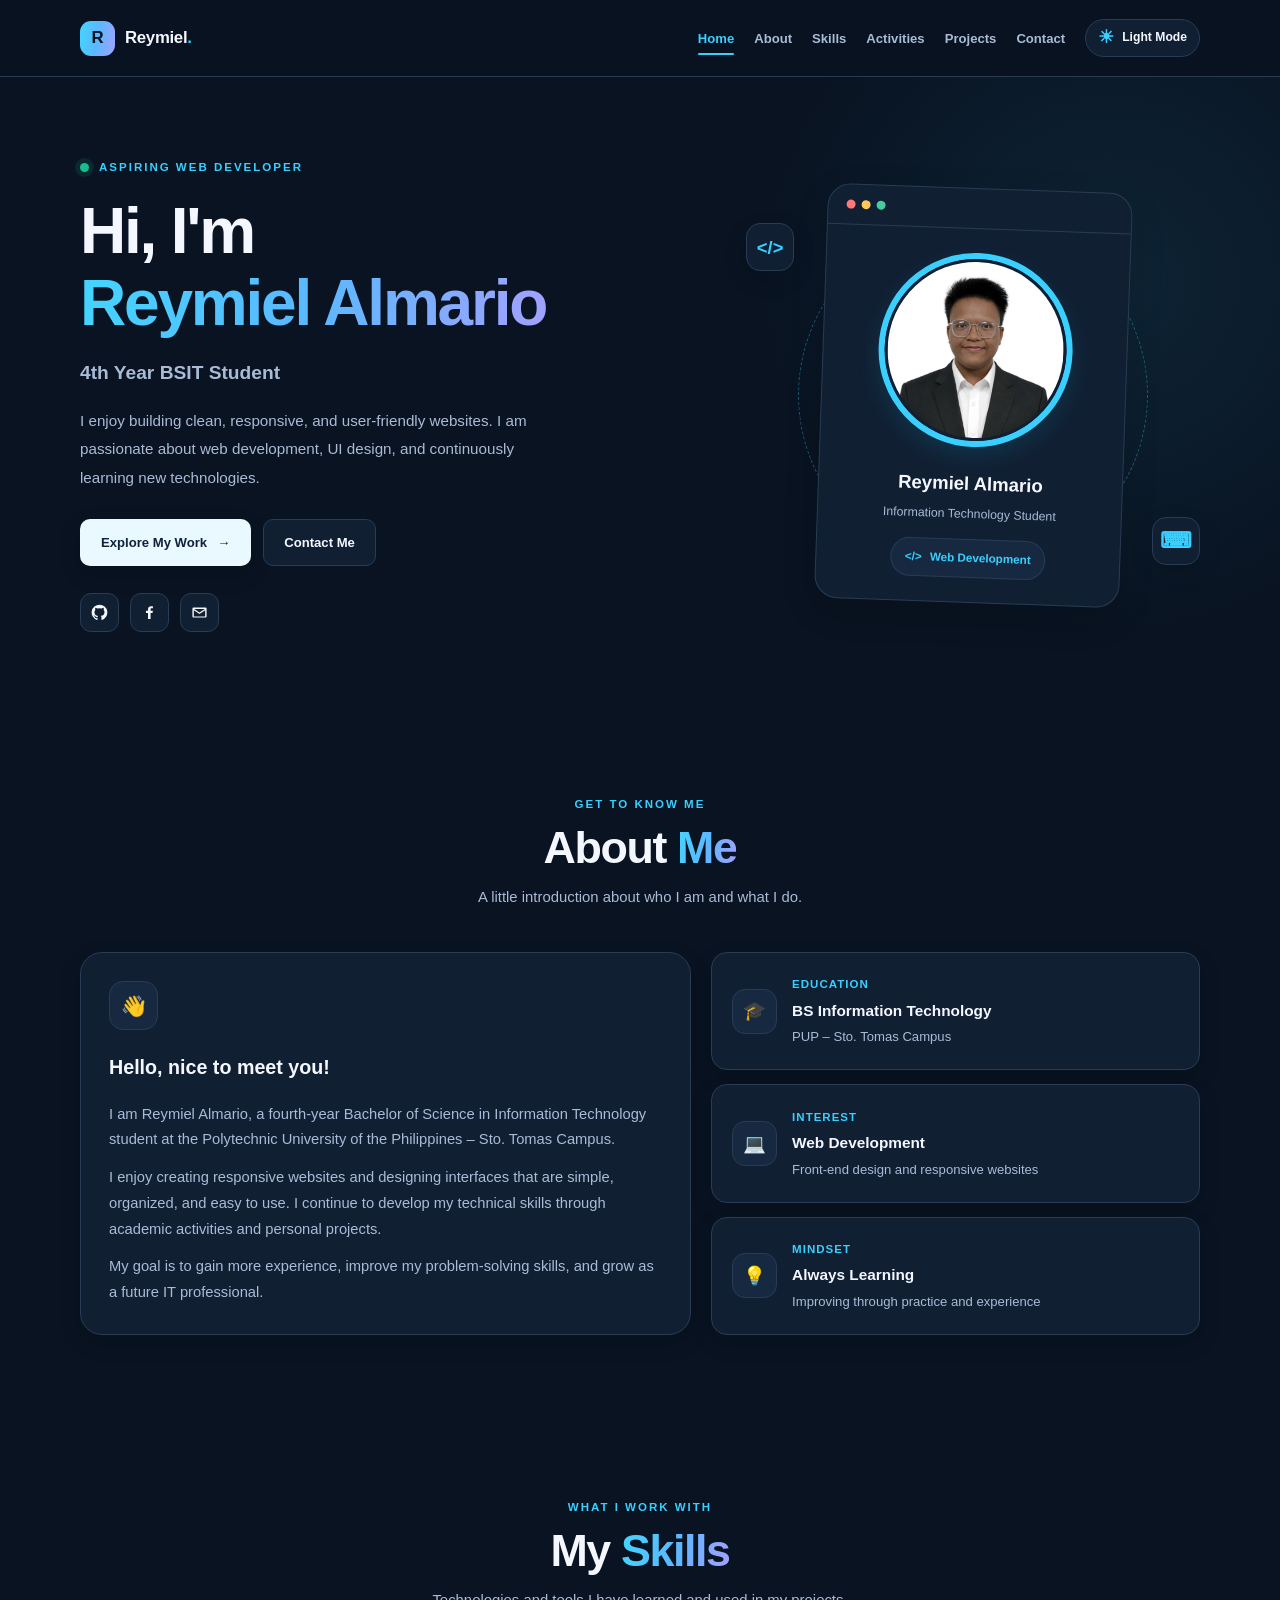
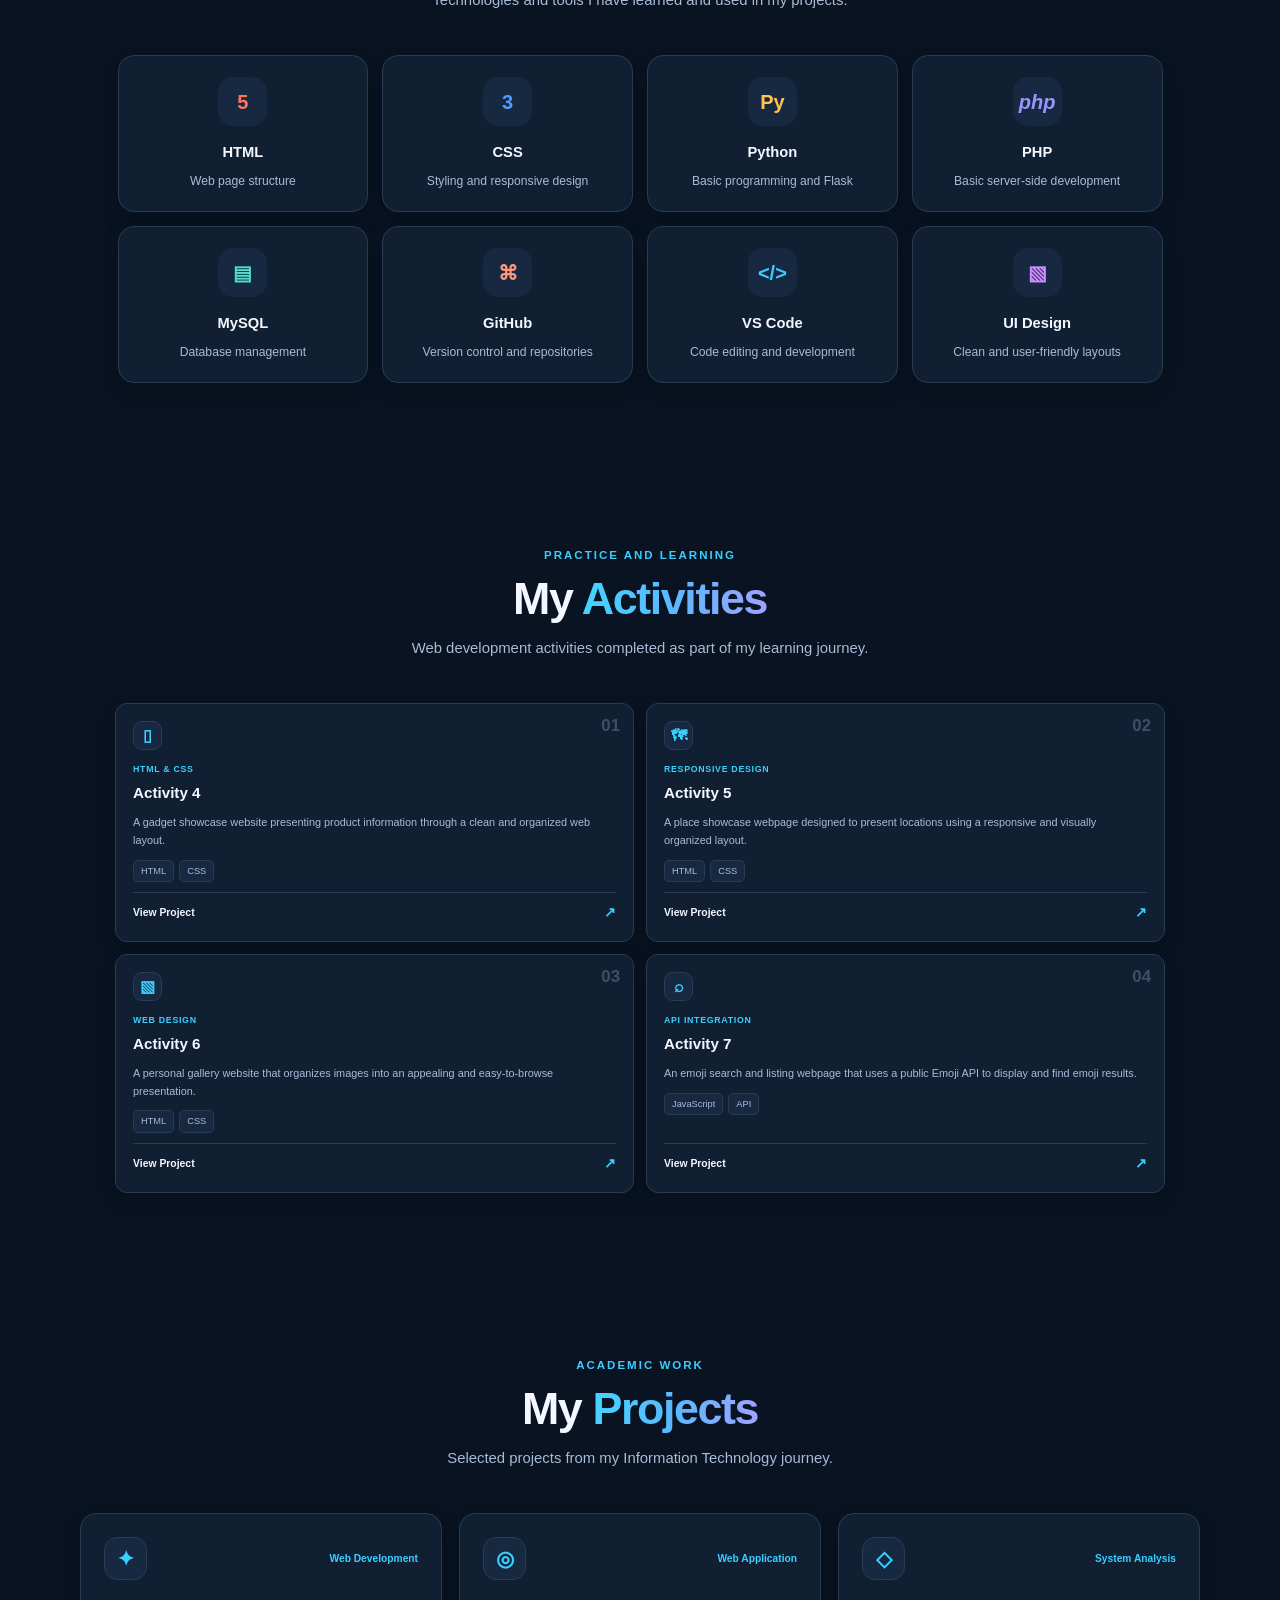
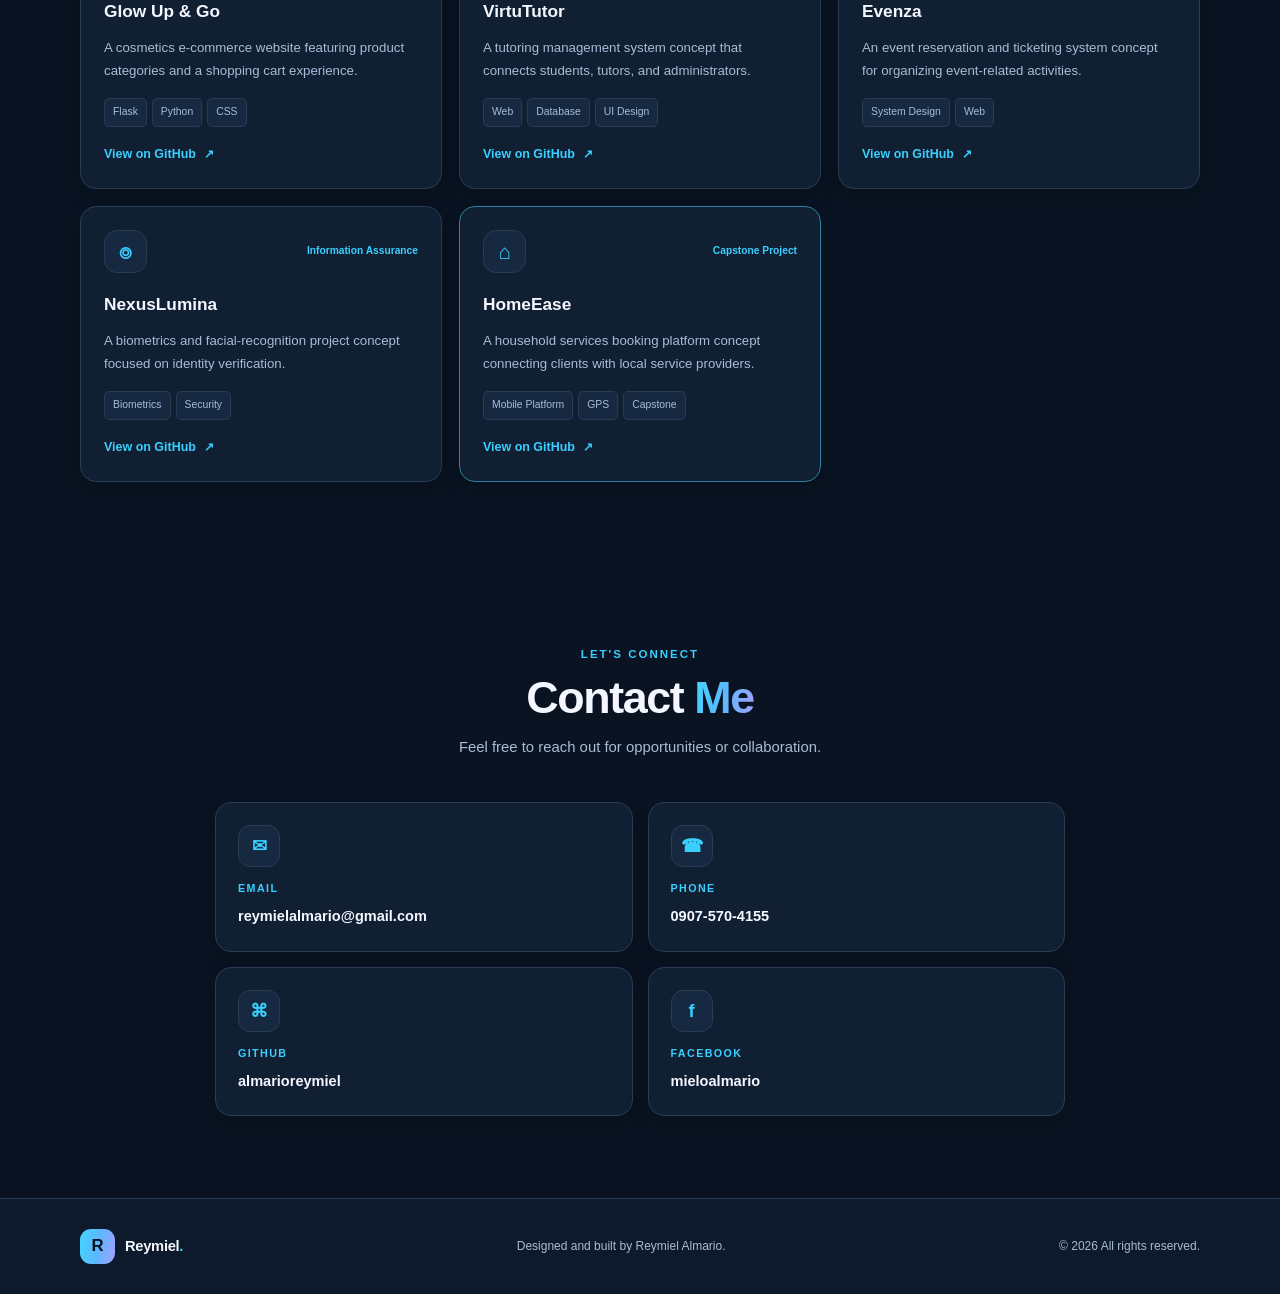
<file: index.html>
<!DOCTYPE html>
<html lang="en" data-theme="dark">

<head>
    <meta charset="UTF-8">
    <meta name="viewport" content="width=device-width, initial-scale=1.0">
    <meta name="color-scheme" content="light dark">
    <meta name="theme-color" content="#091321">
    <title>Reymiel Almario | IT Portfolio</title>
    <meta name="description"
        content="Reymiel Almario's portfolio featuring web development skills, activities, and academic projects.">
    <link rel="stylesheet" href="style.css">

    <script>
        (() => {
            let savedTheme = null;

            try {
                savedTheme = localStorage.getItem("portfolio-theme");
            } catch (error) { }

            const initialTheme =
                savedTheme === "light" || savedTheme === "dark"
                    ? savedTheme
                    : "dark";

            document.documentElement.dataset.theme = initialTheme;
        })();
    </script>
</head>

<body>
    <!-- Navigation -->
    <header class="site-header">
        <nav class="navbar container" aria-label="Main navigation">
            <a class="brand" href="#home">
                <span class="brand-mark">R</span>
                <span>Reymiel<span class="brand-accent">.</span></span>
            </a>

            <button class="menu-toggle" id="menuToggle" type="button" aria-label="Open navigation menu"
                aria-expanded="false" aria-controls="navLinks">
                <span></span>
                <span></span>
                <span></span>
            </button>

            <div class="nav-links" id="navLinks">
                <a class="nav-link active" href="#home">Home</a>
                <a class="nav-link" href="#about">About</a>
                <a class="nav-link" href="#skills">Skills</a>
                <a class="nav-link" href="#activities">Activities</a>
                <a class="nav-link" href="#projects">Projects</a>
                <a class="nav-link" href="#contact">Contact</a>

                <button class="theme-toggle" id="themeToggle" type="button" aria-label="Switch to light mode"
                    title="Switch theme">
                    <span class="theme-icon" id="themeIcon" aria-hidden="true">☀</span>
                    <span class="theme-label" id="themeLabel">Light Mode</span>
                </button>
            </div>
        </nav>
    </header>

    <main>
        <!-- HOME -->
        <section class="hero section" id="home">
            <div class="container hero-layout">
                <div class="hero-content">
                    <p class="eyebrow hero-eyebrow">
                        <span class="status-dot"></span>
                        ASPIRING WEB DEVELOPER
                    </p>

                    <h1>
                        Hi, I'm
                        <span class="gradient-text">Reymiel Almario</span>
                    </h1>

                    <h2>4th Year BSIT Student</h2>

                    <p class="hero-description">
                        I enjoy building clean, responsive, and user-friendly
                        websites. I am passionate about web development, UI
                        design, and continuously learning new technologies.
                    </p>

                    <div class="hero-actions">
                        <a class="button button-primary" href="#projects">
                            Explore My Work <span aria-hidden="true">→</span>
                        </a>
                        <a class="button button-outline" href="#contact">
                            Contact Me
                        </a>
                    </div>

                    <div class="social-links">
                        <a href="https://github.com/almarioreymiel" target="_blank" rel="noopener noreferrer"
                            aria-label="GitHub" title="GitHub">
                            <svg viewBox="0 0 24 24" aria-hidden="true">
                                <path fill="currentColor"
                                    d="M12 .9a11.1 11.1 0 0 0-3.51 21.63c.55.1.76-.24.76-.54v-2.1c-3.1.68-3.76-1.32-3.76-1.32-.5-1.3-1.23-1.65-1.23-1.65-1.01-.7.08-.69.08-.69 1.12.08 1.7 1.15 1.7 1.15.99 1.7 2.6 1.21 3.23.92.1-.72.39-1.21.7-1.49-2.47-.28-5.07-1.24-5.07-5.5 0-1.22.44-2.21 1.15-2.99-.12-.28-.5-1.42.11-2.95 0 0 .94-.3 3.05 1.14a10.6 10.6 0 0 1 5.55 0c2.11-1.44 3.04-1.14 3.04-1.14.61 1.53.23 2.67.11 2.95.72.78 1.15 1.77 1.15 2.99 0 4.27-2.6 5.22-5.08 5.49.4.35.75 1.02.75 2.06v3.13c0 .3.2.65.76.54A11.1 11.1 0 0 0 12 .9Z" />
                            </svg>
                        </a>

                        <a href="https://www.facebook.com/mieloalmario" target="_blank" rel="noopener noreferrer"
                            aria-label="Facebook" title="Facebook">
                            <svg viewBox="0 0 24 24" aria-hidden="true">
                                <path fill="currentColor"
                                    d="M13.5 21v-8.2h2.8l.42-3.2H13.5V7.55c0-.93.26-1.56 1.6-1.56h1.71V3.13c-.3-.04-1.36-.13-2.59-.13-2.56 0-4.31 1.56-4.31 4.43V9.6H7v3.2h2.91V21h3.59Z" />
                            </svg>
                        </a>

                        <a href="mailto:reymielalmario@gmail.com" aria-label="Email" title="Email">
                            <svg viewBox="0 0 24 24" aria-hidden="true">
                                <path fill="currentColor"
                                    d="M3.5 5h17A1.5 1.5 0 0 1 22 6.5v11a1.5 1.5 0 0 1-1.5 1.5h-17A1.5 1.5 0 0 1 2 17.5v-11A1.5 1.5 0 0 1 3.5 5ZM12 12.1 19.5 7h-15L12 12.1Zm0 2.1L4 8.7v8.8h16V8.7l-8 5.5Z" />
                            </svg>
                        </a>
                    </div>
                </div>

                <div class="hero-visual">
                    <div class="orbit-circle"></div>
                    <div class="floating-icon code-float" aria-hidden="true">&lt;/&gt;</div>

                    <article class="profile-card">
                        <div class="browser-bar">
                            <span></span><span></span><span></span>
                        </div>

                        <div class="profile-card-body">
                            <div class="profile-ring">
                                <img src="profile.png" alt="Portrait of Reymiel Almario"
                                    onerror="this.hidden=true;this.nextElementSibling.hidden=false;">

                                <div class="profile-fallback" hidden>RA</div>
                            </div>

                            <h3>Reymiel Almario</h3>
                            <p class="profile-subtitle">Information Technology Student</p>

                            <span class="profile-badge">
                                <span aria-hidden="true">&lt;/&gt;</span>
                                Web Development
                            </span>
                        </div>
                    </article>

                    <div class="floating-icon laptop-float" aria-hidden="true">⌨</div>
                </div>
            </div>
        </section>

        <!-- ABOUT -->
        <section class="section about-section" id="about">
            <div class="container">
                <div class="section-heading">
                    <p class="eyebrow">GET TO KNOW ME</p>
                    <h2>About <span class="gradient-text">Me</span></h2>
                    <p>A little introduction about who I am and what I do.</p>
                </div>

                <div class="about-layout">
                    <article class="about-intro-card card">
                        <div class="about-icon" aria-hidden="true">👋</div>
                        <h3>Hello, nice to meet you!</h3>

                        <p>
                            I am Reymiel Almario, a fourth-year Bachelor of
                            Science in Information Technology student at the
                            Polytechnic University of the Philippines –
                            Sto. Tomas Campus.
                        </p>

                        <p>
                            I enjoy creating responsive websites and designing
                            interfaces that are simple, organized, and easy to
                            use. I continue to develop my technical skills
                            through academic activities and personal projects.
                        </p>

                        <p>
                            My goal is to gain more experience, improve my
                            problem-solving skills, and grow as a future IT
                            professional.
                        </p>
                    </article>

                    <div class="about-info-list">
                        <article class="about-info-card card">
                            <div class="about-info-icon" aria-hidden="true">🎓</div>
                            <div>
                                <span class="info-label">EDUCATION</span>
                                <h3>BS Information Technology</h3>
                                <p>PUP – Sto. Tomas Campus</p>
                            </div>
                        </article>

                        <article class="about-info-card card">
                            <div class="about-info-icon" aria-hidden="true">💻</div>
                            <div>
                                <span class="info-label">INTEREST</span>
                                <h3>Web Development</h3>
                                <p>Front-end design and responsive websites</p>
                            </div>
                        </article>

                        <article class="about-info-card card">
                            <div class="about-info-icon" aria-hidden="true">💡</div>
                            <div>
                                <span class="info-label">MINDSET</span>
                                <h3>Always Learning</h3>
                                <p>Improving through practice and experience</p>
                            </div>
                        </article>
                    </div>
                </div>
            </div>
        </section>

        <!-- SKILLS -->
        <section class="section skills-section" id="skills">
            <div class="container">
                <div class="section-heading">
                    <p class="eyebrow">WHAT I WORK WITH</p>
                    <h2>My <span class="gradient-text">Skills</span></h2>
                    <p>Technologies and tools I have learned and used in my projects.</p>
                </div>

                <div class="skills-grid">
                    <article class="skill-card card">
                        <div class="skill-icon icon-html">5</div>
                        <h3>HTML</h3>
                        <p>Web page structure</p>
                    </article>

                    <article class="skill-card card">
                        <div class="skill-icon icon-css">3</div>
                        <h3>CSS</h3>
                        <p>Styling and responsive design</p>
                    </article>

                    <article class="skill-card card">
                        <div class="skill-icon icon-python">Py</div>
                        <h3>Python</h3>
                        <p>Basic programming and Flask</p>
                    </article>

                    <article class="skill-card card">
                        <div class="skill-icon icon-php">php</div>
                        <h3>PHP</h3>
                        <p>Basic server-side development</p>
                    </article>

                    <article class="skill-card card">
                        <div class="skill-icon icon-mysql">▤</div>
                        <h3>MySQL</h3>
                        <p>Database management</p>
                    </article>

                    <article class="skill-card card">
                        <div class="skill-icon icon-github">⌘</div>
                        <h3>GitHub</h3>
                        <p>Version control and repositories</p>
                    </article>

                    <article class="skill-card card">
                        <div class="skill-icon icon-vscode">&lt;/&gt;</div>
                        <h3>VS Code</h3>
                        <p>Code editing and development</p>
                    </article>

                    <article class="skill-card card">
                        <div class="skill-icon icon-design">▧</div>
                        <h3>UI Design</h3>
                        <p>Clean and user-friendly layouts</p>
                    </article>
                </div>
            </div>
        </section>

        <!-- ACTIVITIES -->
        <section class="section activities-section" id="activities">
            <div class="container">
                <div class="section-heading">
                    <p class="eyebrow">PRACTICE AND LEARNING</p>
                    <h2>My <span class="gradient-text">Activities</span></h2>
                    <p>Web development activities completed as part of my learning journey.</p>
                </div>

                <div class="activities-grid">
                    <article class="activity-card">
                        <span class="activity-number">01</span>
                        <div class="activity-icon">▯</div>
                        <span class="activity-category">HTML &amp; CSS</span>
                        <h3>Activity 4</h3>
                        <p>A gadget showcase website presenting product information through a clean and organized web
                            layout.</p>
                        <div class="activity-tags"><span>HTML</span><span>CSS</span></div>
                        <a class="activity-link" href="https://almarioreymiel.github.io/activity4/" target="_blank"
                            rel="noopener noreferrer">View Project <span>↗</span></a>
                    </article>

                    <article class="activity-card">
                        <span class="activity-number">02</span>
                        <div class="activity-icon">🗺</div>
                        <span class="activity-category">RESPONSIVE DESIGN</span>
                        <h3>Activity 5</h3>
                        <p>A place showcase webpage designed to present locations using a responsive and visually
                            organized layout.</p>
                        <div class="activity-tags"><span>HTML</span><span>CSS</span></div>
                        <a class="activity-link" href="https://almarioreymiel.github.io/activity5/" target="_blank"
                            rel="noopener noreferrer">View Project <span>↗</span></a>
                    </article>

                    <article class="activity-card">
                        <span class="activity-number">03</span>
                        <div class="activity-icon">▧</div>
                        <span class="activity-category">WEB DESIGN</span>
                        <h3>Activity 6</h3>
                        <p>A personal gallery website that organizes images into an appealing and easy-to-browse
                            presentation.</p>
                        <div class="activity-tags"><span>HTML</span><span>CSS</span></div>
                        <a class="activity-link" href="https://almarioreymiel.github.io/activity6/" target="_blank"
                            rel="noopener noreferrer">View Project <span>↗</span></a>
                    </article>

                    <article class="activity-card">
                        <span class="activity-number">04</span>
                        <div class="activity-icon">⌕</div>
                        <span class="activity-category">API INTEGRATION</span>
                        <h3>Activity 7</h3>
                        <p>An emoji search and listing webpage that uses a public Emoji API to display and find emoji
                            results.</p>
                        <div class="activity-tags"><span>JavaScript</span><span>API</span></div>
                        <a class="activity-link" href="https://almarioreymiel.github.io/activity7/" target="_blank"
                            rel="noopener noreferrer">View Project <span>↗</span></a>
                    </article>
                </div>
            </div>
        </section>

        <!-- PROJECTS -->
        <section class="section projects-section" id="projects">
            <div class="container">
                <div class="section-heading">
                    <p class="eyebrow">ACADEMIC WORK</p>
                    <h2>My <span class="gradient-text">Projects</span></h2>
                    <p>Selected projects from my Information Technology journey.</p>
                </div>

                <div class="projects-grid">
                    <article class="project-card card">
                        <div class="project-top">
                            <span class="project-symbol">✦</span>
                            <span class="project-type">Web Development</span>
                        </div>
                        <h3>Glow Up &amp; Go</h3>
                        <p>A cosmetics e-commerce website featuring product categories and a shopping cart experience.
                        </p>
                        <div class="project-tags"><span>Flask</span><span>Python</span><span>CSS</span></div>
                        <a class="text-link" href="https://github.com/almarioreymiel" target="_blank"
                            rel="noopener noreferrer">View on GitHub <span>↗</span></a>
                    </article>

                    <article class="project-card card">
                        <div class="project-top">
                            <span class="project-symbol">◎</span>
                            <span class="project-type">Web Application</span>
                        </div>
                        <h3>VirtuTutor</h3>
                        <p>A tutoring management system concept that connects students, tutors, and administrators.</p>
                        <div class="project-tags"><span>Web</span><span>Database</span><span>UI Design</span></div>
                        <a class="text-link" href="https://github.com/almarioreymiel" target="_blank"
                            rel="noopener noreferrer">View on GitHub <span>↗</span></a>
                    </article>

                    <article class="project-card card">
                        <div class="project-top">
                            <span class="project-symbol">◇</span>
                            <span class="project-type">System Analysis</span>
                        </div>
                        <h3>Evenza</h3>
                        <p>An event reservation and ticketing system concept for organizing event-related activities.
                        </p>
                        <div class="project-tags"><span>System Design</span><span>Web</span></div>
                        <a class="text-link" href="https://github.com/almarioreymiel" target="_blank"
                            rel="noopener noreferrer">View on GitHub <span>↗</span></a>
                    </article>

                    <article class="project-card card">
                        <div class="project-top">
                            <span class="project-symbol">⌾</span>
                            <span class="project-type">Information Assurance</span>
                        </div>
                        <h3>NexusLumina</h3>
                        <p>A biometrics and facial-recognition project concept focused on identity verification.</p>
                        <div class="project-tags"><span>Biometrics</span><span>Security</span></div>
                        <a class="text-link" href="https://github.com/almarioreymiel" target="_blank"
                            rel="noopener noreferrer">View on GitHub <span>↗</span></a>
                    </article>

                    <article class="project-card card project-featured">
                        <div class="project-top">
                            <span class="project-symbol">⌂</span>
                            <span class="project-type">Capstone Project</span>
                        </div>
                        <h3>HomeEase</h3>
                        <p>A household services booking platform concept connecting clients with local service
                            providers.</p>
                        <div class="project-tags"><span>Mobile Platform</span><span>GPS</span><span>Capstone</span>
                        </div>
                        <a class="text-link" href="https://github.com/almarioreymiel" target="_blank"
                            rel="noopener noreferrer">View on GitHub <span>↗</span></a>
                    </article>
                </div>
            </div>
        </section>

        <!-- CONTACT -->
        <section class="section contact-section" id="contact">
            <div class="container">
                <div class="section-heading">
                    <p class="eyebrow">LET'S CONNECT</p>
                    <h2>Contact <span class="gradient-text">Me</span></h2>
                    <p>Feel free to reach out for opportunities or collaboration.</p>
                </div>

                <div class="contact-grid">
                    <a class="contact-card card" href="mailto:reymielalmario@gmail.com">
                        <span class="contact-icon">✉</span>
                        <span class="contact-label">EMAIL</span>
                        <strong>reymielalmario@gmail.com</strong>
                    </a>

                    <a class="contact-card card" href="tel:09075704155">
                        <span class="contact-icon">☎</span>
                        <span class="contact-label">PHONE</span>
                        <strong>0907-570-4155</strong>
                    </a>

                    <a class="contact-card card" href="https://github.com/almarioreymiel" target="_blank"
                        rel="noopener noreferrer">
                        <span class="contact-icon">⌘</span>
                        <span class="contact-label">GITHUB</span>
                        <strong>almarioreymiel</strong>
                    </a>

                    <a class="contact-card card" href="https://www.facebook.com/mieloalmario" target="_blank"
                        rel="noopener noreferrer">
                        <span class="contact-icon">f</span>
                        <span class="contact-label">FACEBOOK</span>
                        <strong>mieloalmario</strong>
                    </a>
                </div>
            </div>
        </section>
    </main>

    <!-- Footer -->
    <footer class="site-footer">
        <div class="container footer-content">
            <a class="brand footer-brand" href="#home">
                <span class="brand-mark">R</span>
                <span>Reymiel<span class="brand-accent">.</span></span>
            </a>
            <p>Designed and built by Reymiel Almario.</p>
            <p>© <span id="currentYear"></span> All rights reserved.</p>
        </div>
    </footer>

    <script>
        // Theme toggle
        const themeToggle = document.getElementById("themeToggle");
        const themeIcon = document.getElementById("themeIcon");
        const themeLabel = document.getElementById("themeLabel");
        const themeColor = document.querySelector('meta[name="theme-color"]');

        function applyTheme(theme) {
            document.documentElement.dataset.theme = theme;

            const isDark = theme === "dark";

            themeIcon.textContent = isDark ? "☀" : "☾";
            themeLabel.textContent = isDark ? "Light Mode" : "Dark Mode";
            themeToggle.setAttribute(
                "aria-label",
                isDark ? "Switch to light mode" : "Switch to dark mode"
            );

            themeColor.setAttribute(
                "content",
                isDark ? "#091321" : "#f3f7fc"
            );

            try {
                localStorage.setItem("portfolio-theme", theme);
            } catch (error) { }
        }

        themeToggle.addEventListener("click", () => {
            const currentTheme = document.documentElement.dataset.theme;
            applyTheme(currentTheme === "dark" ? "light" : "dark");
        });

        applyTheme(document.documentElement.dataset.theme || "dark");

        // Mobile navigation
        const menuToggle = document.getElementById("menuToggle");
        const navLinks = document.getElementById("navLinks");

        menuToggle.addEventListener("click", () => {
            const isOpen = navLinks.classList.toggle("is-open");
            menuToggle.classList.toggle("is-open", isOpen);
            menuToggle.setAttribute("aria-expanded", String(isOpen));
            menuToggle.setAttribute(
                "aria-label",
                isOpen ? "Close navigation menu" : "Open navigation menu"
            );
        });

        navLinks.querySelectorAll("a").forEach((link) => {
            link.addEventListener("click", () => {
                navLinks.classList.remove("is-open");
                menuToggle.classList.remove("is-open");
                menuToggle.setAttribute("aria-expanded", "false");
            });
        });

        // Highlight the current navigation section
        const sections = document.querySelectorAll("main section[id]");
        const navItems = document.querySelectorAll(".nav-link");

        if ("IntersectionObserver" in window) {
            const sectionObserver = new IntersectionObserver((entries) => {
                entries.forEach((entry) => {
                    if (!entry.isIntersecting) return;

                    navItems.forEach((link) => {
                        const isActive = link.getAttribute("href") === "#" + entry.target.id;
                        link.classList.toggle("active", isActive);
                    });
                });
            }, { rootMargin: "-35% 0px -55% 0px" });

            sections.forEach((section) => sectionObserver.observe(section));
        }

        // Current year
        document.getElementById("currentYear").textContent =
            new Date().getFullYear();
    </script>
</body>

</html>
</file>
<file: style.css>
/* =========================================
   REYMIEL ALMARIO - PORTFOLIO STYLES
   Unified Light / Dark Theme
========================================= */

/* ---------- THEME COLORS ---------- */

:root {
  color-scheme: dark;

  --bg: #091321;
  --bg-alt: #0d1a2b;
  --surface: #111f33;
  --surface-hover: #172941;
  --border: #293c54;

  --text: #f4f7ff;
  --text-muted: #a9bbd6;

  --primary: #39cfff;
  --primary-strong: #00b9d5;
  --primary-hover: #17b9e5;

  --gradient: linear-gradient(100deg,
      #43d5ff 0%,
      #5bb8ff 50%,
      #a3a1ff 100%);

  --button-bg: #eaf9ff;
  --button-text: #10213c;

  --header-bg: rgba(9, 19, 33, 0.88);
  --shadow: 0 12px 35px rgba(0, 0, 0, 0.14);
  --soft-shadow: 0 8px 24px rgba(0, 0, 0, 0.10);

  --radius-sm: 10px;
  --radius-md: 16px;
  --radius-lg: 22px;

  --container-width: 1120px;
  --transition: 0.3s ease;
}

:root[data-theme="light"] {
  color-scheme: light;

  --bg: #f3f7fc;
  --bg-alt: #eaf1f9;
  --surface: #ffffff;
  --surface-hover: #edf7fc;
  --border: #d8e4f0;

  --text: #10213c;
  --text-muted: #5d718c;

  --primary: #009fc5;
  --primary-strong: #00a9c8;
  --primary-hover: #007fa7;

  --gradient: linear-gradient(100deg,
      #00b9d5 0%,
      #1685d5 55%,
      #8185ed 100%);

  --button-bg: #10213c;
  --button-text: #ffffff;

  --header-bg: rgba(243, 247, 252, 0.9);
  --shadow: 0 12px 35px rgba(25, 55, 90, 0.08);
  --soft-shadow: 0 8px 24px rgba(25, 55, 90, 0.06);
}

/* ---------- RESET ---------- */

* {
  box-sizing: border-box;
  margin: 0;
  padding: 0;
}

html {
  scroll-behavior: smooth;
  scroll-padding-top: 90px;
  background: var(--bg);
}

body {
  min-width: 320px;
  overflow-x: hidden;
  background: var(--bg);
  color: var(--text);
  font-family: "Segoe UI", Arial, sans-serif;
  line-height: 1.6;
  transition:
    background-color var(--transition),
    color var(--transition);
}

body,
button,
a {
  -webkit-tap-highlight-color: transparent;
}

a {
  color: inherit;
  text-decoration: none;
}

button {
  font: inherit;
}

button,
a {
  touch-action: manipulation;
}

img,
svg {
  display: block;
  max-width: 100%;
}

button:focus-visible,
a:focus-visible {
  outline: 3px solid var(--primary);
  outline-offset: 4px;
}

::selection {
  background: var(--primary);
  color: #071321;
}

/* ---------- SHARED LAYOUT ---------- */

.container {
  width: min(var(--container-width), calc(100% - 48px));
  margin-inline: auto;
}

.section {
  padding: 82px 0;
  background: var(--bg);
  color: var(--text);
  transition:
    background-color var(--transition),
    color var(--transition);
}

.section-heading {
  max-width: 720px;
  margin: 0 auto 42px;
  text-align: center;
}

.eyebrow {
  margin-bottom: 8px;
  color: var(--primary);
  font-size: 0.72rem;
  font-weight: 850;
  letter-spacing: 2px;
  line-height: 1.5;
}

.section-heading h2 {
  margin-bottom: 10px;
  color: var(--text);
  font-size: clamp(2.1rem, 4vw, 2.8rem);
  font-weight: 850;
  letter-spacing: -1.4px;
  line-height: 1.2;
}

.section-heading>p:last-child {
  color: var(--text-muted);
  font-size: 0.93rem;
  line-height: 1.7;
}

.gradient-text {
  background: var(--gradient);
  -webkit-background-clip: text;
  background-clip: text;
  -webkit-text-fill-color: transparent;
  color: var(--primary);
}

.card {
  background: var(--surface);
  color: var(--text);
  border: 1px solid var(--border);
  border-radius: var(--radius-md);
  box-shadow: var(--soft-shadow);
  transition:
    background-color var(--transition),
    border-color var(--transition),
    color var(--transition),
    box-shadow var(--transition),
    transform var(--transition);
}

/* ---------- NAVIGATION ---------- */

.site-header {
  position: sticky;
  top: 0;
  z-index: 1000;
  background: var(--header-bg);
  border-bottom: 1px solid var(--border);
  backdrop-filter: blur(16px);
  -webkit-backdrop-filter: blur(16px);
  transition:
    background-color var(--transition),
    border-color var(--transition);
}

.navbar {
  min-height: 76px;
  display: flex;
  align-items: center;
  justify-content: space-between;
  gap: 24px;
}

.brand {
  display: inline-flex;
  align-items: center;
  gap: 10px;
  flex-shrink: 0;
  color: var(--text);
  font-size: 1.05rem;
  font-weight: 850;
  letter-spacing: -0.3px;
}

.brand-mark {
  width: 35px;
  height: 35px;
  display: grid;
  place-items: center;
  border-radius: 11px;
  background: var(--gradient);
  color: #071321;
  font-size: 1.05rem;
  font-weight: 900;
}

.brand-accent {
  color: var(--primary);
}

.nav-links {
  display: flex;
  align-items: center;
  justify-content: flex-end;
  gap: 20px;
}

.nav-link {
  position: relative;
  padding: 9px 0;
  color: var(--text-muted);
  font-size: 0.82rem;
  font-weight: 700;
  transition: color var(--transition);
}

.nav-link::after {
  position: absolute;
  right: 0;
  bottom: 3px;
  left: 0;
  height: 2px;
  background: var(--primary);
  border-radius: 5px;
  content: "";
  transform: scaleX(0);
  transform-origin: left;
  transition: transform var(--transition);
}

.nav-link:hover,
.nav-link.active {
  color: var(--primary);
}

.nav-link.active::after,
.nav-link:hover::after {
  transform: scaleX(1);
}

/* Theme button */

.theme-toggle {
  min-height: 38px;
  display: inline-flex;
  align-items: center;
  justify-content: center;
  gap: 8px;
  padding: 8px 12px;
  border: 1px solid var(--border);
  border-radius: 999px;
  background: var(--surface);
  color: var(--text);
  cursor: pointer;
  font-size: 0.76rem;
  font-weight: 750;
  white-space: nowrap;
  transition:
    background-color var(--transition),
    border-color var(--transition),
    color var(--transition),
    transform var(--transition);
}

.theme-toggle:hover {
  border-color: var(--primary);
  color: var(--primary);
  transform: translateY(-1px);
}

.theme-icon {
  color: var(--primary);
  font-size: 1.1rem;
  line-height: 1;
}

.menu-toggle {
  width: 42px;
  height: 42px;
  display: none;
  flex-direction: column;
  align-items: center;
  justify-content: center;
  gap: 5px;
  border: 1px solid var(--border);
  border-radius: 11px;
  background: var(--surface);
  cursor: pointer;
}

.menu-toggle span {
  width: 19px;
  height: 2px;
  border-radius: 5px;
  background: var(--text);
  transition: transform var(--transition), opacity var(--transition);
}

.menu-toggle.is-open span:first-child {
  transform: translateY(7px) rotate(45deg);
}

.menu-toggle.is-open span:nth-child(2) {
  opacity: 0;
}

.menu-toggle.is-open span:last-child {
  transform: translateY(-7px) rotate(-45deg);
}

/* ---------- HOME / HERO ---------- */

.hero {
  min-height: 570px;
  display: flex;
  align-items: center;
  overflow: hidden;
  background:
    radial-gradient(circle at 87% 32%,
      rgba(57, 207, 255, 0.09),
      transparent 30%),
    var(--bg);
}

.hero-layout {
  display: grid;
  grid-template-columns: 1.15fr 0.85fr;
  align-items: center;
  gap: 52px;
}

.hero-content {
  min-width: 0;
}

.hero-eyebrow {
  display: flex;
  align-items: center;
  gap: 10px;
  margin-bottom: 20px;
}

.status-dot {
  width: 9px;
  height: 9px;
  flex-shrink: 0;
  border-radius: 50%;
  background: #16bd91;
  box-shadow: 0 0 0 5px rgba(22, 189, 145, 0.12);
}

.hero-content h1 {
  display: flex;
  flex-direction: column;
  align-items: flex-start;
  gap: 0;
  margin-bottom: 18px;
  color: var(--text);
  font-size: clamp(2.8rem, 5vw, 4rem);
  font-weight: 900;
  letter-spacing: -2.2px;
  line-height: 1.12;
}

.hero-content h2 {
  margin-bottom: 19px;
  color: var(--text-muted);
  font-size: 1.2rem;
  font-weight: 750;
}

.hero-description {
  max-width: 480px;
  margin-bottom: 27px;
  color: var(--text-muted);
  font-size: 0.95rem;
  line-height: 1.85;
}

.hero-actions {
  display: flex;
  align-items: center;
  flex-wrap: wrap;
  gap: 12px;
  margin-bottom: 27px;
}

.button {
  min-height: 45px;
  display: inline-flex;
  align-items: center;
  justify-content: center;
  gap: 10px;
  padding: 12px 20px;
  border: 1px solid transparent;
  border-radius: 10px;
  font-size: 0.82rem;
  font-weight: 800;
  transition:
    transform var(--transition),
    background-color var(--transition),
    border-color var(--transition),
    color var(--transition),
    box-shadow var(--transition);
}

.button:hover {
  transform: translateY(-3px);
}

.button-primary {
  background: var(--button-bg);
  color: var(--button-text);
  box-shadow: var(--soft-shadow);
}

.button-primary:hover {
  box-shadow: var(--shadow);
}

.button-outline {
  border-color: var(--border);
  background: var(--surface);
  color: var(--text);
}

.button-outline:hover {
  border-color: var(--primary);
  color: var(--primary);
}

.social-links {
  display: flex;
  align-items: center;
  gap: 11px;
}

.social-links a {
  width: 39px;
  height: 39px;
  display: grid;
  place-items: center;
  border: 1px solid var(--border);
  border-radius: 11px;
  background: var(--surface);
  color: var(--text);
  transition:
    transform var(--transition),
    border-color var(--transition),
    color var(--transition),
    background-color var(--transition);
}

.social-links a:hover {
  transform: translateY(-3px);
  border-color: var(--primary);
  color: var(--primary);
}

.social-links svg {
  width: 17px;
  height: 17px;
}

/* Hero profile card */

.hero-visual {
  position: relative;
  min-height: 430px;
  display: flex;
  align-items: center;
  justify-content: center;
}

.orbit-circle {
  position: absolute;
  width: 350px;
  height: 350px;
  border: 1px dashed var(--border);
  border-color: color-mix(in srgb, var(--primary) 38%, transparent);
  border-radius: 50%;
}

.profile-card {
  position: relative;
  z-index: 2;
  width: min(305px, 90%);
  min-height: 405px;
  overflow: hidden;
  border: 1px solid var(--border);
  border-radius: 23px;
  background: var(--surface);
  box-shadow: var(--shadow);
  transform: rotate(2deg);
  transition:
    transform var(--transition),
    background-color var(--transition),
    border-color var(--transition),
    box-shadow var(--transition);
}

.profile-card:hover {
  transform: rotate(0) translateY(-5px);
}

.browser-bar {
  height: 40px;
  display: flex;
  align-items: center;
  gap: 6px;
  padding: 0 18px;
  border-bottom: 1px solid var(--border);
}

.browser-bar span {
  width: 9px;
  height: 9px;
  border-radius: 50%;
}

.browser-bar span:nth-child(1) {
  background: #ff7777;
}

.browser-bar span:nth-child(2) {
  background: #ffc857;
}

.browser-bar span:nth-child(3) {
  background: #45cba0;
}

.profile-card-body {
  min-height: 365px;
  display: flex;
  flex-direction: column;
  align-items: center;
  justify-content: center;
  padding: 24px 18px;
  text-align: center;
}

.profile-ring {
  width: 194px;
  height: 194px;
  display: grid;
  place-items: center;
  flex-shrink: 0;
  margin-bottom: 22px;
  overflow: hidden;
  border: 6px solid var(--primary);
  border-radius: 50%;
  background: var(--bg-alt);
  box-shadow: 0 9px 22px rgba(0, 180, 210, 0.14);
}

.profile-ring img {
  width: 100%;
  height: 100%;
  object-fit: cover;
  border: 3px solid var(--surface);
  border-radius: 50%;
}

.profile-fallback {
  width: 100%;
  height: 100%;
  place-items: center;
  color: var(--primary);
  font-size: 3rem;
  font-weight: 900;
}

.profile-fallback[hidden] {
  display: none;
}

.profile-card-body h3 {
  margin-bottom: 6px;
  color: var(--text);
  font-size: 1.16rem;
  font-weight: 850;
}

.profile-subtitle {
  margin-bottom: 15px;
  color: var(--text-muted);
  font-size: 0.77rem;
}

.profile-badge {
  display: inline-flex;
  align-items: center;
  gap: 8px;
  padding: 9px 14px;
  border: 1px solid var(--border);
  border-radius: 30px;
  background: var(--surface-hover);
  color: var(--primary);
  font-size: 0.73rem;
  font-weight: 750;
}

.floating-icon {
  position: absolute;
  z-index: 3;
  width: 48px;
  height: 48px;
  display: grid;
  place-items: center;
  border: 1px solid var(--border);
  border-radius: 14px;
  background: var(--surface);
  color: var(--primary);
  box-shadow: var(--soft-shadow);
  font-size: 1.15rem;
  font-weight: 900;
}

.code-float {
  top: 43px;
  left: 0;
}

.laptop-float {
  right: 0;
  bottom: 45px;
  font-size: 1.4rem;
}

/* ---------- ABOUT ---------- */

.about-layout {
  display: grid;
  grid-template-columns: 1.25fr 1fr;
  gap: 20px;
  align-items: stretch;
}

.about-intro-card {
  display: flex;
  flex-direction: column;
  justify-content: center;
  padding: 28px;
  border-radius: var(--radius-lg);
}

.about-icon {
  width: 49px;
  height: 49px;
  display: grid;
  place-items: center;
  margin-bottom: 22px;
  border: 1px solid var(--border);
  border-radius: 14px;
  background: var(--surface-hover);
  font-size: 1.25rem;
}

.about-intro-card h3 {
  margin-bottom: 18px;
  color: var(--text);
  font-size: 1.23rem;
}

.about-intro-card p {
  margin-bottom: 12px;
  color: var(--text-muted);
  font-size: 0.92rem;
  line-height: 1.75;
}

.about-intro-card p:last-child {
  margin-bottom: 0;
}

.about-info-list {
  display: flex;
  flex-direction: column;
  gap: 14px;
}

.about-info-card {
  flex: 1;
  min-height: 112px;
  display: flex;
  align-items: center;
  gap: 15px;
  padding: 20px;
}

.about-info-card:hover {
  transform: translateY(-3px);
  border-color: var(--primary);
}

.about-info-icon {
  width: 45px;
  height: 45px;
  display: grid;
  place-items: center;
  flex-shrink: 0;
  border: 1px solid var(--border);
  border-radius: 13px;
  background: var(--surface-hover);
  font-size: 1.15rem;
}

.info-label {
  display: block;
  margin-bottom: 5px;
  color: var(--primary);
  font-size: 0.72rem;
  font-weight: 850;
  letter-spacing: 1px;
}

.about-info-text h3,
.about-info-card h3 {
  margin-bottom: 4px;
  color: var(--text);
  font-size: 0.96rem;
}

.about-info-card p {
  color: var(--text-muted);
  font-size: 0.82rem;
  line-height: 1.5;
}

/* ---------- SKILLS ---------- */

.skills-grid {
  display: grid;
  grid-template-columns: repeat(4, minmax(0, 1fr));
  gap: 14px;
  max-width: 1045px;
  margin-inline: auto;
}

.skill-card {
  min-height: 157px;
  display: flex;
  flex-direction: column;
  align-items: center;
  justify-content: center;
  padding: 20px 12px;
  text-align: center;
}

.skill-card:hover {
  transform: translateY(-4px);
  border-color: var(--primary);
}

.skill-icon {
  width: 49px;
  height: 49px;
  display: grid;
  place-items: center;
  margin-bottom: 15px;
  border: 1px solid transparent;
  border-radius: 15px;
  background: var(--surface-hover);
  font-size: 1.25rem;
  font-weight: 900;
}

.skill-card h3 {
  margin-bottom: 7px;
  color: var(--text);
  font-size: 0.92rem;
  font-weight: 850;
}

.skill-card p {
  color: var(--text-muted);
  font-size: 0.76rem;
  line-height: 1.5;
}

.icon-html {
  color: #ff755b;
}

.icon-css {
  color: #539cff;
}

.icon-python {
  color: #ffc34d;
}

.icon-php {
  color: #9995ff;
  font-style: italic;
}

.icon-mysql {
  color: #51dfca;
}

.icon-github {
  color: #ff987a;
}

.icon-vscode {
  color: #43c9ff;
}

.icon-design {
  color: #cf8cff;
}

/* ---------- ACTIVITIES ---------- */

.activities-grid {
  display: grid;
  grid-template-columns: repeat(2, minmax(0, 1fr));
  gap: 12px;
  max-width: 1050px;
  margin-inline: auto;
}

.activity-card {
  position: relative;
  min-width: 0;
  min-height: 195px;
  display: flex;
  flex-direction: column;
  align-items: flex-start;
  padding: 17px;
  overflow: hidden;
  border: 1px solid var(--border);
  border-radius: 12px;
  background: var(--surface);
  color: var(--text);
  box-shadow: var(--soft-shadow);
  transition:
    transform var(--transition),
    background-color var(--transition),
    border-color var(--transition),
    box-shadow var(--transition);
}

.activity-card:hover {
  transform: translateY(-3px);
  border-color: var(--primary);
  box-shadow: var(--shadow);
}

.activity-number {
  position: absolute;
  top: 9px;
  right: 13px;
  color: var(--text-muted);
  opacity: 0.3;
  font-size: 1.05rem;
  font-weight: 900;
}

.activity-icon {
  width: 29px;
  height: 29px;
  display: grid;
  place-items: center;
  margin-bottom: 12px;
  border: 1px solid var(--border);
  border-radius: 9px;
  background: var(--surface-hover);
  color: var(--primary);
  font-size: 1rem;
  font-weight: 800;
}

.activity-category {
  margin-bottom: 5px;
  color: var(--primary);
  font-size: 0.55rem;
  font-weight: 900;
  letter-spacing: 0.7px;
}

.activity-card h3 {
  margin-bottom: 8px;
  color: var(--text);
  font-size: 0.95rem;
  font-weight: 850;
}

.activity-card>p {
  margin-bottom: 10px;
  color: var(--text-muted);
  font-size: 0.68rem;
  line-height: 1.65;
}

.activity-tags,
.project-tags {
  display: flex;
  flex-wrap: wrap;
  gap: 5px;
  margin-bottom: 10px;
}

.activity-tags span,
.project-tags span {
  padding: 3px 7px;
  border: 1px solid var(--border);
  border-radius: 5px;
  background: var(--surface-hover);
  color: var(--text-muted);
  font-size: 0.58rem;
}

.activity-link {
  width: 100%;
  display: flex;
  align-items: center;
  justify-content: space-between;
  gap: 10px;
  margin-top: auto;
  padding-top: 9px;
  border-top: 1px solid var(--border);
  color: var(--text);
  font-size: 0.65rem;
  font-weight: 850;
}

.activity-link span {
  color: var(--primary);
  font-size: 0.85rem;
}

.activity-link:hover {
  color: var(--primary);
}

/* ---------- PROJECTS ---------- */

.projects-grid {
  display: grid;
  grid-template-columns: repeat(3, minmax(0, 1fr));
  gap: 17px;
}

.project-card {
  min-width: 0;
  display: flex;
  flex-direction: column;
  align-items: flex-start;
  padding: 23px;
}

.project-card:hover {
  transform: translateY(-4px);
  border-color: var(--primary);
}

.project-top {
  width: 100%;
  display: flex;
  align-items: center;
  justify-content: space-between;
  gap: 10px;
  margin-bottom: 18px;
}

.project-symbol {
  width: 43px;
  height: 43px;
  display: grid;
  place-items: center;
  flex-shrink: 0;
  border: 1px solid var(--border);
  border-radius: 13px;
  background: var(--surface-hover);
  color: var(--primary);
  font-size: 1.3rem;
  font-weight: 800;
}

.project-type {
  color: var(--primary);
  font-size: 0.64rem;
  font-weight: 800;
  text-align: right;
}

.project-card h3 {
  margin-bottom: 10px;
  color: var(--text);
  font-size: 1.08rem;
  font-weight: 850;
}

.project-card>p {
  flex: 1;
  margin-bottom: 16px;
  color: var(--text-muted);
  font-size: 0.83rem;
  line-height: 1.75;
}

.project-tags {
  margin-bottom: 18px;
}

.project-tags span {
  font-size: 0.65rem;
  padding: 5px 8px;
}

.text-link {
  display: inline-flex;
  align-items: center;
  gap: 8px;
  margin-top: auto;
  color: var(--primary);
  font-size: 0.78rem;
  font-weight: 850;
}

.text-link:hover {
  text-decoration: underline;
}

.project-featured {
  border-color: color-mix(in srgb, var(--primary) 45%, var(--border));
}

/* ---------- CONTACT ---------- */

.contact-grid {
  display: grid;
  grid-template-columns: repeat(2, minmax(0, 1fr));
  gap: 15px;
  max-width: 850px;
  margin-inline: auto;
}

.contact-card {
  min-width: 0;
  display: flex;
  flex-direction: column;
  align-items: flex-start;
  gap: 8px;
  padding: 22px;
}

.contact-card:hover {
  transform: translateY(-3px);
  border-color: var(--primary);
}

.contact-icon {
  width: 42px;
  height: 42px;
  display: grid;
  place-items: center;
  margin-bottom: 5px;
  border: 1px solid var(--border);
  border-radius: 12px;
  background: var(--surface-hover);
  color: var(--primary);
  font-size: 1.15rem;
  font-weight: 850;
}

.contact-label {
  color: var(--primary);
  font-size: 0.67rem;
  font-weight: 850;
  letter-spacing: 1.4px;
}

.contact-card strong {
  max-width: 100%;
  overflow-wrap: anywhere;
  color: var(--text);
  font-size: 0.91rem;
}

/* ---------- FOOTER ---------- */

.site-footer {
  border-top: 1px solid var(--border);
  background: var(--bg-alt);
  transition:
    background-color var(--transition),
    border-color var(--transition);
}

.footer-content {
  min-height: 95px;
  display: flex;
  align-items: center;
  justify-content: space-between;
  gap: 20px;
  padding-block: 20px;
}

.footer-content>p {
  color: var(--text-muted);
  font-size: 0.75rem;
  text-align: center;
}

.footer-brand {
  font-size: 0.92rem;
}

/* ---------- RESPONSIVE: TABLET ---------- */

@media (max-width: 1000px) {
  .nav-links {
    gap: 13px;
  }

  .nav-link {
    font-size: 0.76rem;
  }

  .theme-toggle {
    padding-inline: 10px;
  }

  .hero-layout {
    gap: 28px;
  }

  .hero-content h1 {
    font-size: clamp(2.5rem, 5vw, 3.4rem);
  }

  .hero-visual {
    transform: scale(0.92);
  }

  .projects-grid {
    grid-template-columns: repeat(2, minmax(0, 1fr));
  }
}

/* ---------- RESPONSIVE: MOBILE NAV ---------- */

@media (max-width: 760px) {
  .container {
    width: min(100% - 34px, var(--container-width));
  }

  .section {
    padding: 65px 0;
  }

  .navbar {
    min-height: 68px;
  }

  .menu-toggle {
    display: flex;
  }

  .nav-links {
    position: absolute;
    top: calc(100% + 1px);
    right: 0;
    left: 0;
    display: none;
    align-items: stretch;
    gap: 5px;
    padding: 17px;
    border-bottom: 1px solid var(--border);
    background: var(--bg);
    box-shadow: var(--shadow);
  }

  .nav-links.is-open {
    display: flex;
    flex-direction: column;
  }

  .nav-link {
    padding: 11px 9px;
    font-size: 0.88rem;
  }

  .nav-link::after {
    display: none;
  }

  .theme-toggle {
    align-self: flex-start;
    margin-top: 7px;
    padding: 10px 14px;
    font-size: 0.83rem;
  }

  .hero {
    padding: 60px 0;
  }

  .hero-layout {
    grid-template-columns: 1fr;
    gap: 38px;
  }

  .hero-content {
    text-align: center;
  }

  .hero-eyebrow {
    justify-content: center;
  }

  .hero-content h1 {
    align-items: center;
    font-size: clamp(2.45rem, 8vw, 3.5rem);
    letter-spacing: -1.5px;
  }

  .hero-content h2 {
    font-size: 1.1rem;
  }

  .hero-description {
    margin-inline: auto;
  }

  .hero-actions,
  .social-links {
    justify-content: center;
  }

  .hero-visual {
    min-height: 420px;
    transform: none;
  }

  .code-float {
    left: max(0px, calc(50% - 190px));
  }

  .laptop-float {
    right: max(0px, calc(50% - 190px));
  }

  .about-layout {
    grid-template-columns: 1fr;
    gap: 16px;
  }

  .about-intro-card {
    padding: 25px;
  }

  .about-info-list {
    gap: 12px;
  }

  .about-info-card {
    min-height: 100px;
    padding: 18px;
  }

  .skills-grid {
    grid-template-columns: repeat(2, minmax(0, 1fr));
    gap: 12px;
  }

  .activities-grid {
    gap: 14px;
  }

  .projects-grid {
    grid-template-columns: repeat(2, minmax(0, 1fr));
    gap: 13px;
  }

  .project-card {
    padding: 18px;
  }

  .footer-content {
    flex-direction: column;
    justify-content: center;
    gap: 10px;
    text-align: center;
  }
}

/* ---------- RESPONSIVE: SMALL PHONES ---------- */

@media (max-width: 540px) {
  .section-heading {
    margin-bottom: 30px;
  }

  .section-heading h2 {
    font-size: 2.1rem;
  }

  .section-heading>p:last-child {
    font-size: 0.85rem;
  }

  .hero-content h1 {
    font-size: clamp(2.15rem, 8vw, 2.8rem);
  }

  .hero-actions {
    gap: 9px;
  }

  .button {
    padding-inline: 15px;
    font-size: 0.78rem;
  }

  .profile-card {
    width: 270px;
    min-height: 385px;
  }

  .profile-card-body {
    min-height: 345px;
  }

  .profile-ring {
    width: 174px;
    height: 174px;
  }

  .orbit-circle {
    width: 275px;
    height: 275px;
  }

  .about-intro-card {
    padding: 21px;
  }

  .about-intro-card h3 {
    font-size: 1.13rem;
  }

  .about-intro-card p {
    font-size: 0.86rem;
  }

  .about-info-card {
    gap: 12px;
    padding: 15px;
  }

  .about-info-card h3 {
    font-size: 0.88rem;
  }

  .about-info-card p {
    font-size: 0.76rem;
  }

  .skills-grid {
    gap: 10px;
  }

  .skill-card {
    min-height: 145px;
    padding: 15px 8px;
  }

  .skill-card p {
    font-size: 0.7rem;
  }

  .activities-grid {
    grid-template-columns: 1fr;
  }

  .activity-card {
    min-height: 195px;
    padding: 19px;
  }

  .activity-card>p {
    font-size: 0.75rem;
  }

  .activity-category {
    font-size: 0.58rem;
  }

  .activity-tags span {
    font-size: 0.62rem;
  }

  .activity-link {
    font-size: 0.7rem;
  }

  .projects-grid {
    grid-template-columns: 1fr;
  }

  .project-card {
    padding: 21px;
  }

  .contact-grid {
    grid-template-columns: 1fr;
    gap: 12px;
  }

  .contact-card {
    padding: 18px;
  }
}

/* ---------- REDUCED MOTION ---------- */

@media (prefers-reduced-motion: reduce) {

  *,
  *::before,
  *::after {
    scroll-behavior: auto !important;
    animation-duration: 0.01ms !important;
    animation-iteration-count: 1 !important;
    transition-duration: 0.01ms !important;
  }
}
</file>
